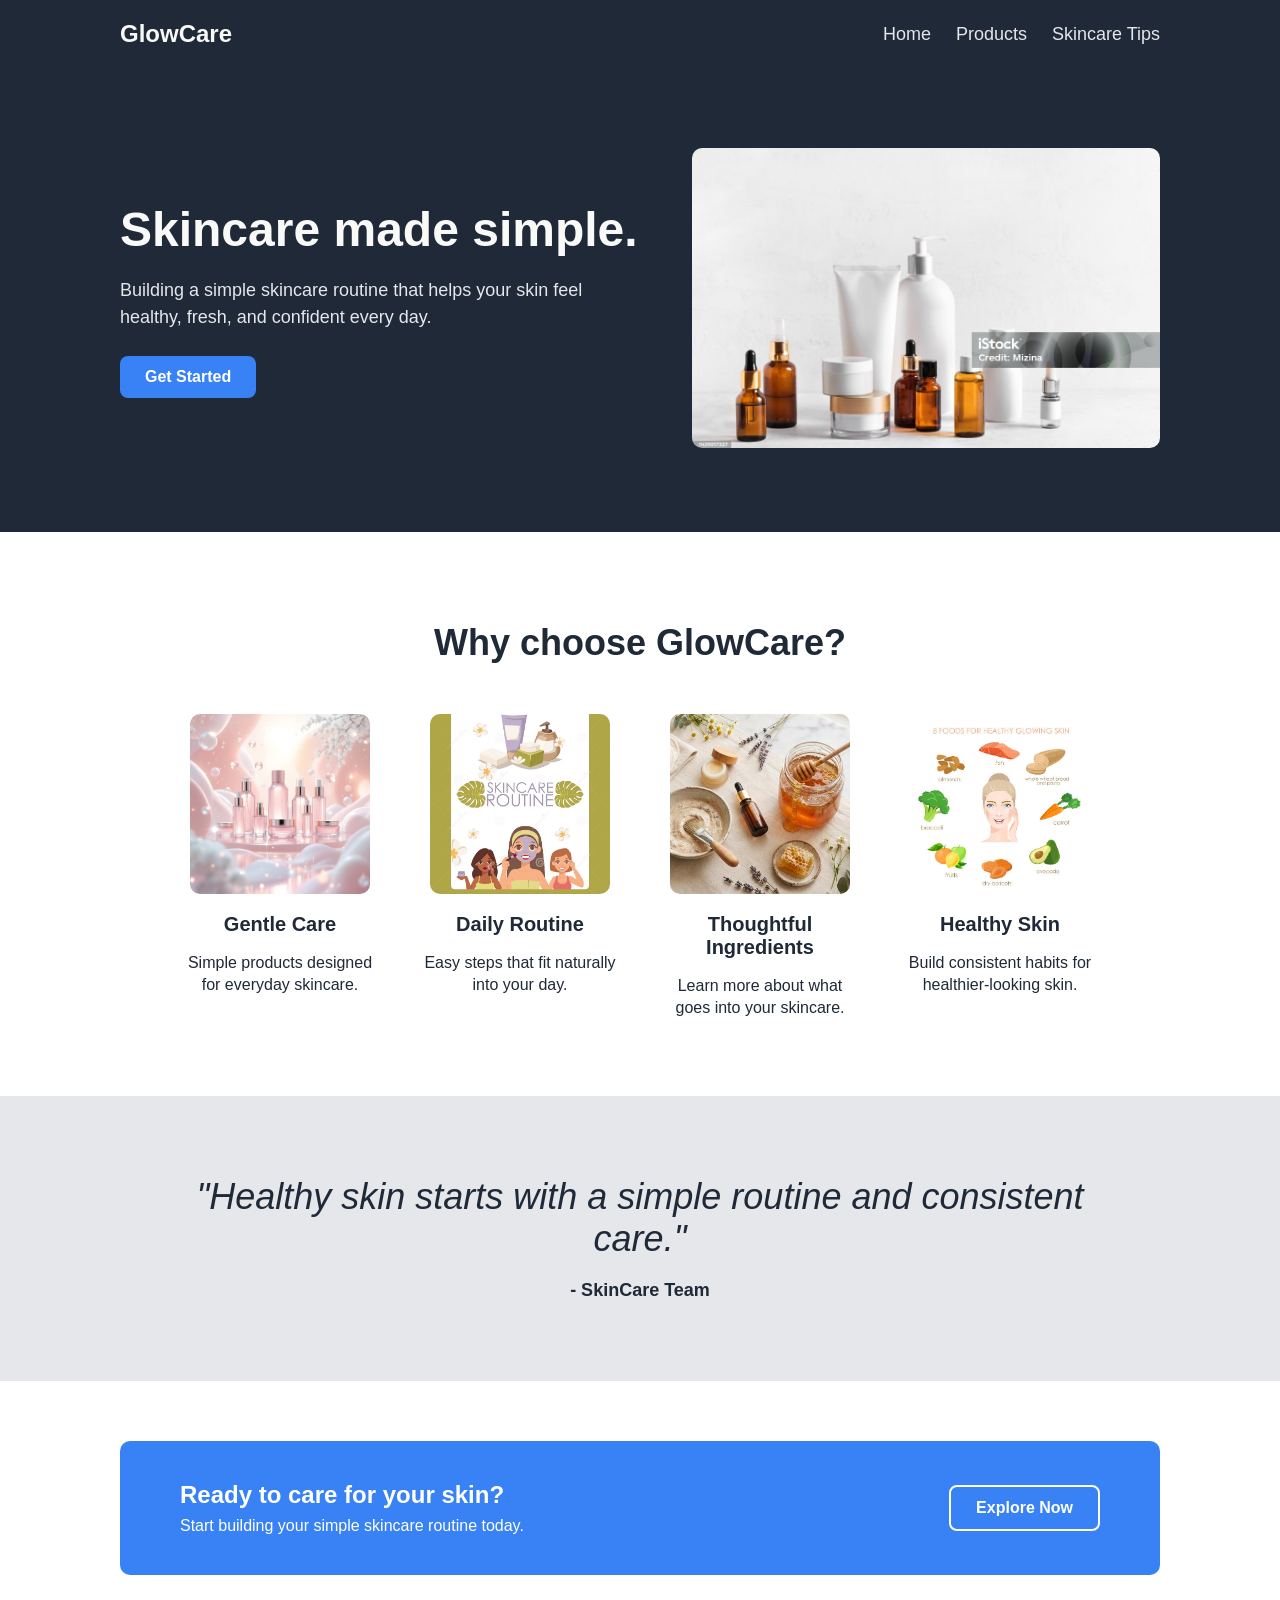
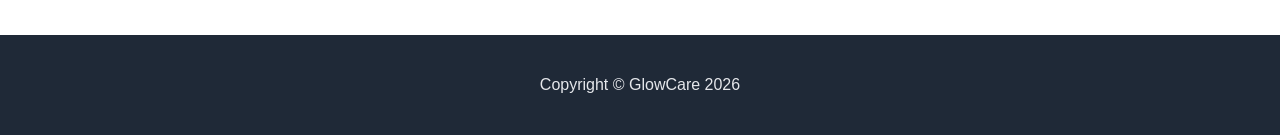
<file: index.html>
<!DOCTYPE html>
<html lang="en">
<head>
    <meta charset="UTF-8">
    <meta name="viewport" content="width=device-width, initial-scale=1.0">

    <title>SkinCare</title>

    <link rel="stylesheet" href="style.css">
</head>

<body>
    <header>
    <div class="logo">GlowCare</div>

    <nav>
        <a href="#home">Home</a>
        <a href="#products">Products</a>
        <a href="#skincare tips">Skincare Tips</a>
    </nav>
</header>
<section class="hero" id="home">

    <div class="hero-content">

        <h1>Skincare made simple.</h1>

        <p>
            Building  a simple skincare routine that helps your skin
            feel healthy, fresh, and confident every day.
        </p>

        <a href="signup.html" class="get-started">Get Started</a>

    </div>

    <div class="hero-image">
        <img src="images/skincare.jpg" alt="Skincare products">
    </div>
</section>
<section class="information" id="products">

    <h2>Why choose GlowCare?</h2>

    <div class="cards">


    <div class="card">
        <a href="#" class="card-link">
            <div class="card-image">
                <img src="images/gentle-care.jpg" alt="Gentle skincare">
            </div>
            <h3>Gentle Care</h3>
        </a>
        <p>Simple products designed for everyday skincare.</p>
    </div>


    <div class="card">
        <a href="#" class="card-link">
            <div class="card-image">
                <img src="images/daily-routine.jpg" alt="Daily skincare routine">
            </div>
            <h3>Daily Routine</h3>
        </a>
        <p>Easy steps that fit naturally into your day.</p>
    </div>

    <div class="card">
        <a href="#" class="card-link">
            <div class="card-image">
                <img src="images/natural-care.jpg" alt="Natural skincare">
            </div>
            <h3>Thoughtful Ingredients</h3>
        </a>
        <p>Learn more about what goes into your skincare.</p>
    </div>

    <div class="card">
        <a href="#" class="card-link">
            <div class="card-image">
                <img src="images/healthy-skin.jpg" alt="Healthy skin">
            </div>
            <h3>Healthy Skin</h3>
        </a>
        <p>Build consistent habits for healthier-looking skin.</p>
    </div>

</div>
</section>
<section class="quote">

    <p>
        "Healthy skin starts with a simple routine and
        consistent care."
    </p>

    <strong>- SkinCare Team</strong>

</section>
<section class="cta" id="skincare tips">

    <div>
        <h2>Ready to care for your skin?</h2>

        <p>
            Start building your simple skincare routine today.
        </p>
    </div>

    <button>Explore Now</button>

</section>
<footer>
    <p>Copyright © GlowCare 2026</p>
</footer>
</body>
</html>
</file>
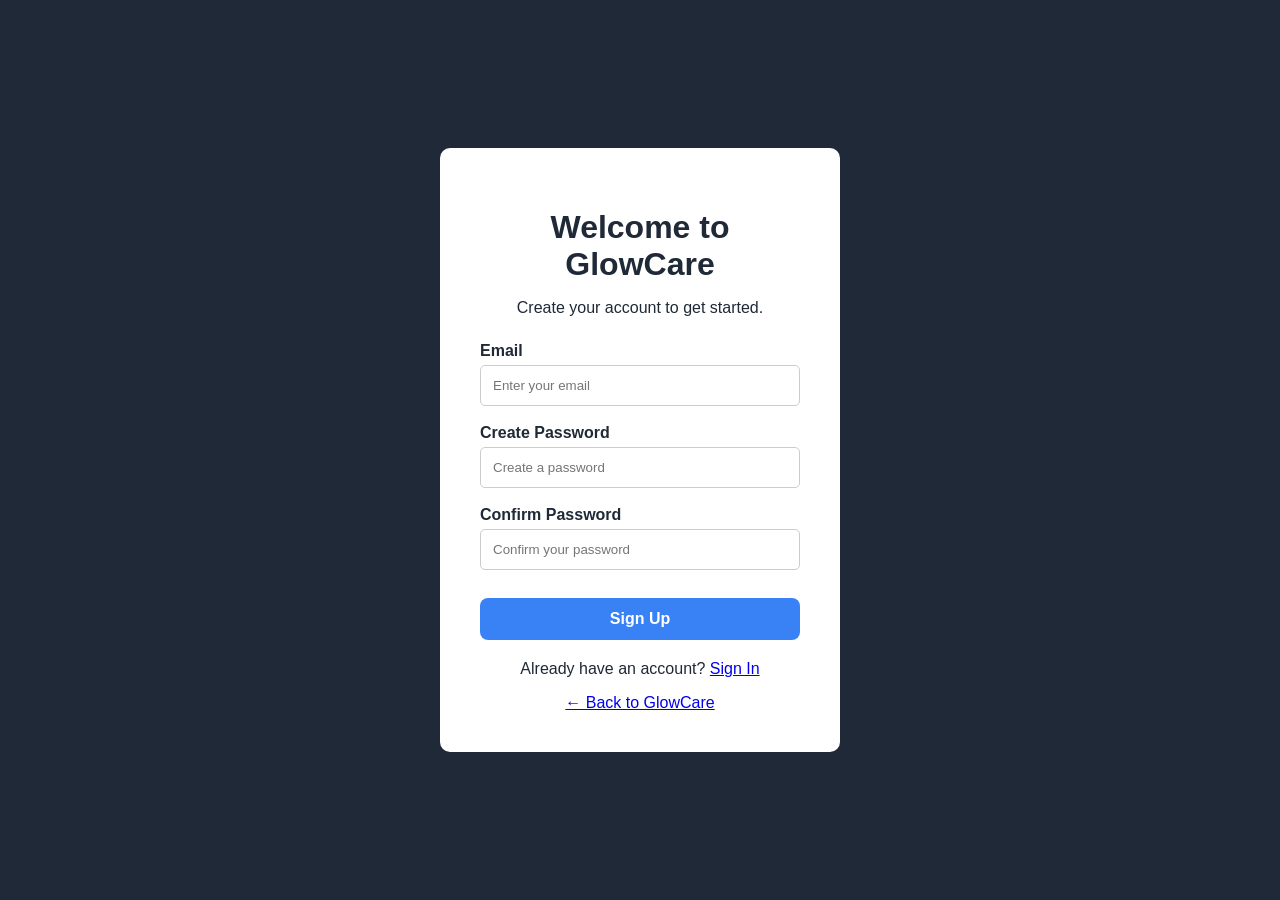
<file: signup.html>
<!DOCTYPE html>
<html lang="en">
<head>
    <meta charset="UTF-8">
    <meta name="viewport" content="width=device-width, initial-scale=1.0">
    <title>GlowCare - Sign Up</title>
    <link rel="stylesheet" href="style.css">
</head>

<body>

    <div class="signup-page">

        <div class="signup-box">

            <h1>Welcome to GlowCare</h1>
            <p>Create your account to get started.</p>

            <form>

                <label for="email">Email</label>
                <input type="email" id="email" placeholder="Enter your email" required>

                <label for="password">Create Password</label>
                <input type="password" id="password" placeholder="Create a password" required>

                <label for="confirm-password">Confirm Password</label>
                <input type="password" id="confirm-password" placeholder="Confirm your password" required>

                <button type="submit">Sign Up</button>

            </form>

            <p class="signin-text">
                Already have an account?
                <a href="#">Sign In</a>
            </p>

            <a href="index.html">← Back to GlowCare</a>

        </div>

    </div>

</body>
</html>
</file>
<file: style.css>
* {
    box-sizing: border-box;
}

body {
    margin: 0;
    font-family: "Roboto", sans-serif;
    color: #1F2937;
}

header {
    background-color: #1F2937;
    display: flex;
    justify-content: space-between;
    align-items: center;
    padding: 20px 120px;
}

.logo {
    font-size: 24px;
    font-weight: bold;
    color: #F9FAF8;
}

nav {
    display: flex;
    gap: 25px;
}

nav a {
    color: #E5E7EB;
    text-decoration: none;
    font-size: 18px;
}


/* HERO */

.hero {
    background-color: #1F2937;
    display: flex;
    justify-content: space-between;
    align-items: center;
    padding: 80px 120px;
    gap: 50px;
}

.hero-content {
    width: 50%;
}

.hero-content h1 {
    color: #F9FAF8;
    font-size: 48px;
    font-weight: 900;
    margin: 0 0 20px;
}

.hero-content p {
    color: #E5E7EB;
    font-size: 18px;
    line-height: 1.5;
    margin-bottom: 25px;
}

button {
    background-color: #3882F6;
    color: white;
    border: none;
    border-radius: 8px;
    padding: 12px 25px;
    font-size: 16px;
    font-weight: bold;
    cursor: pointer;
}

.hero-image {
    width: 45%;
}

.hero-image img {
    width: 100%;
    height: 300px;
    object-fit: cover;
    border-radius: 10px;
}

.information {
    padding: 60px 100px;
    text-align: center;
}

.information h2 {
    font-size: 36px;
    font-weight: 900;
    margin-bottom: 50px;
}

.cards {
    display: flex;
    justify-content: center;
    gap: 40px;
}

.card {
    width: 200px;
}

.card-image img {
    width: 180px;
    height: 180px;
    object-fit: cover;
    border-radius: 10px;
}

.card h3 {
    font-size: 20px;
    margin: 15px 0 8px;
}

.card p {
    font-size: 16px;
    line-height: 1.4;
}

.quote {
    background-color: #E5E7EB;
    padding: 80px 180px;
    text-align: center;
}

.quote p {
    font-size: 36px;
    font-style: italic;
    font-weight: 300;
    margin: 0 0 20px;
}

.quote strong {
    font-size: 18px;
}
.cta {
    background-color: #3882F6;
    color: white;
    margin: 60px 120px;
    padding: 40px 60px;
    border-radius: 10px;

    display: flex;
    justify-content: space-between;
    align-items: center;
}

.cta h2 {
    margin: 0 0 8px;
    font-size: 24px;
}

.cta p {
    margin: 0;
}

.cta button {
    border: 2px solid white;
}

footer {
    background-color: #1F2937;
    color: #E5E7EB;
    text-align: center;
    padding: 25px;
}
.card-link {
    text-decoration: none;
    color: inherit;
}
.get-started {
    display: inline-block;
    background-color: #3882F6;
    color: white;
    text-decoration: none;
    border-radius: 8px;
    padding: 12px 25px;
    font-size: 16px;
    font-weight: bold;
}
.signup-page {
    background-color: #1F2937;
    min-height: 100vh;
    display: flex;
    justify-content: center;
    align-items: center;
}

.signup-box {
    background-color: white;
    width: 400px;
    padding: 40px;
    border-radius: 10px;
    text-align: center;
}

.signup-box h1 {
    margin-bottom: 10px;
}

.signup-box form {
    display: flex;
    flex-direction: column;
    text-align: left;
    margin-top: 25px;
}

.signup-box label {
    margin-bottom: 5px;
    font-weight: bold;
}

.signup-box input {
    padding: 12px;
    margin-bottom: 18px;
    border: 1px solid #ccc;
    border-radius: 5px;
}

.signup-box button {
    margin-top: 10px;
}

.signin-text {
    margin-top: 20px;
}
html {
    scroll-behavior: smooth;
}
</file>
